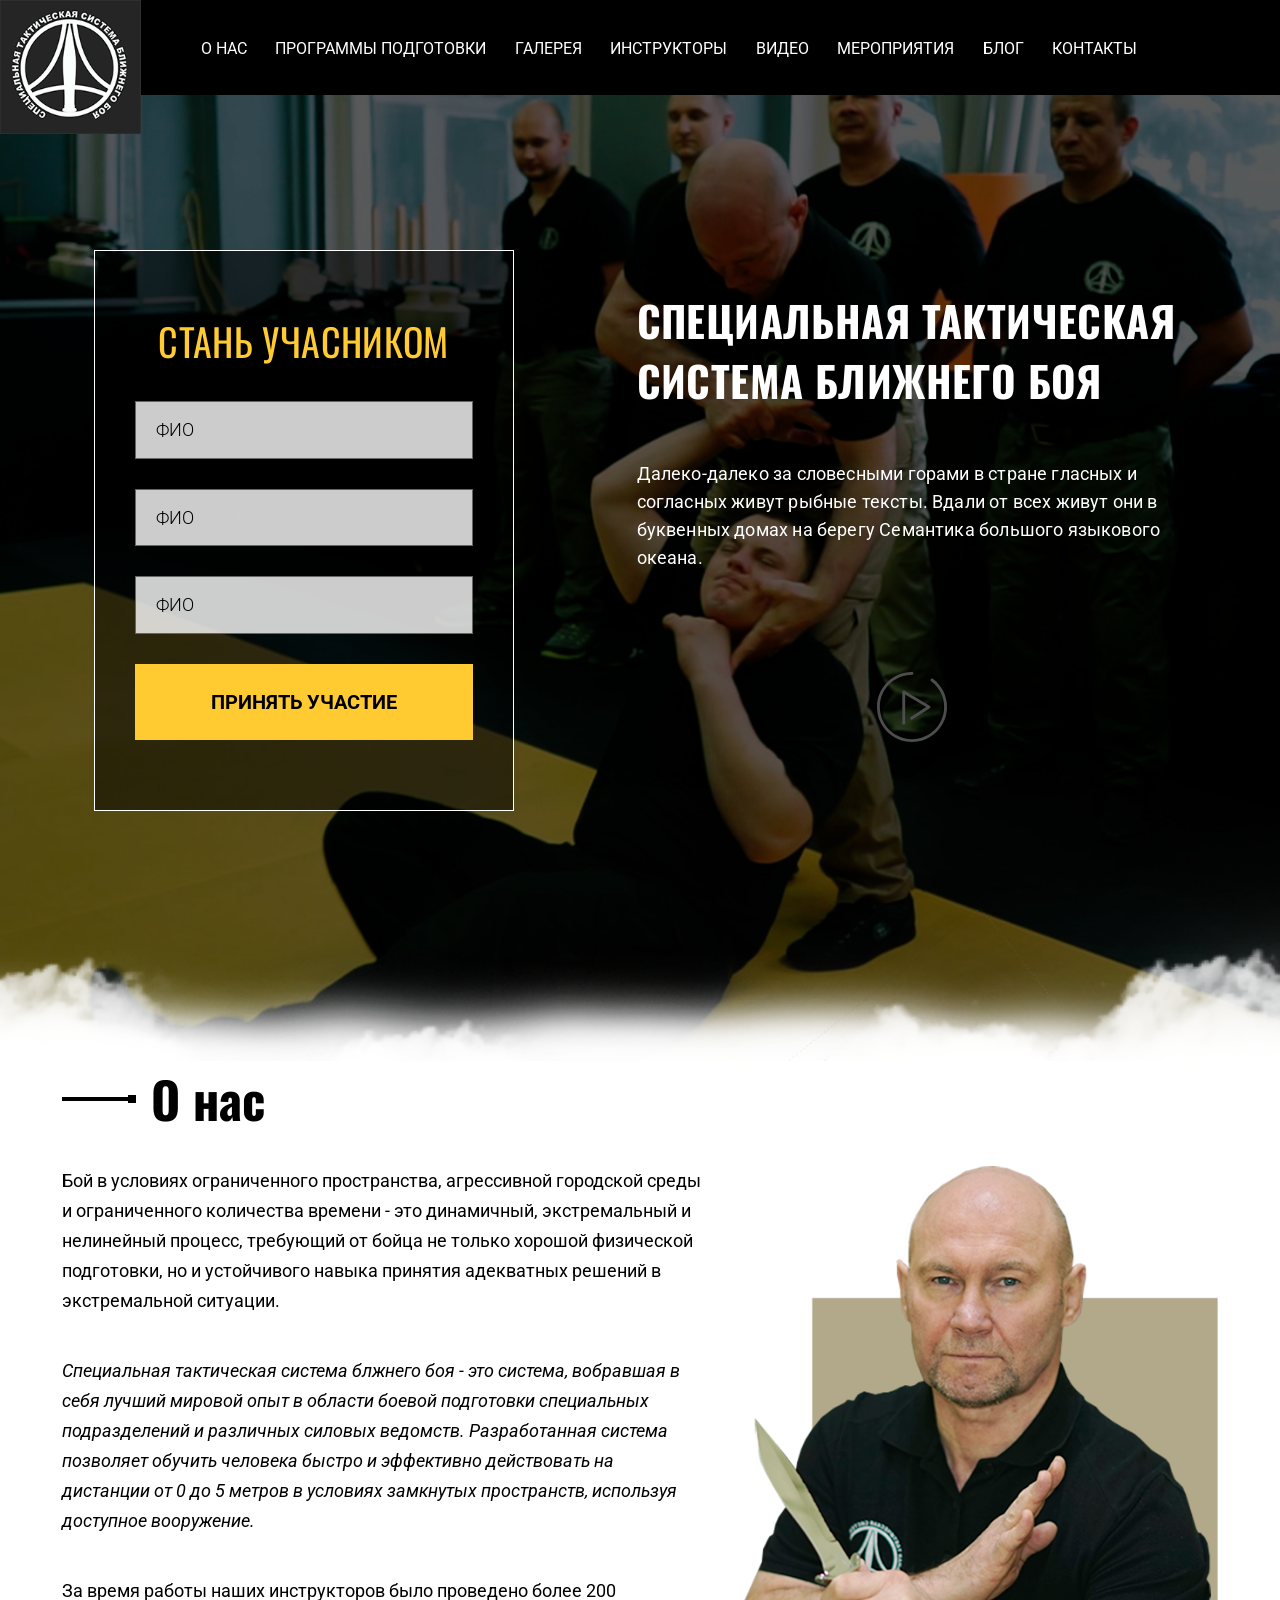
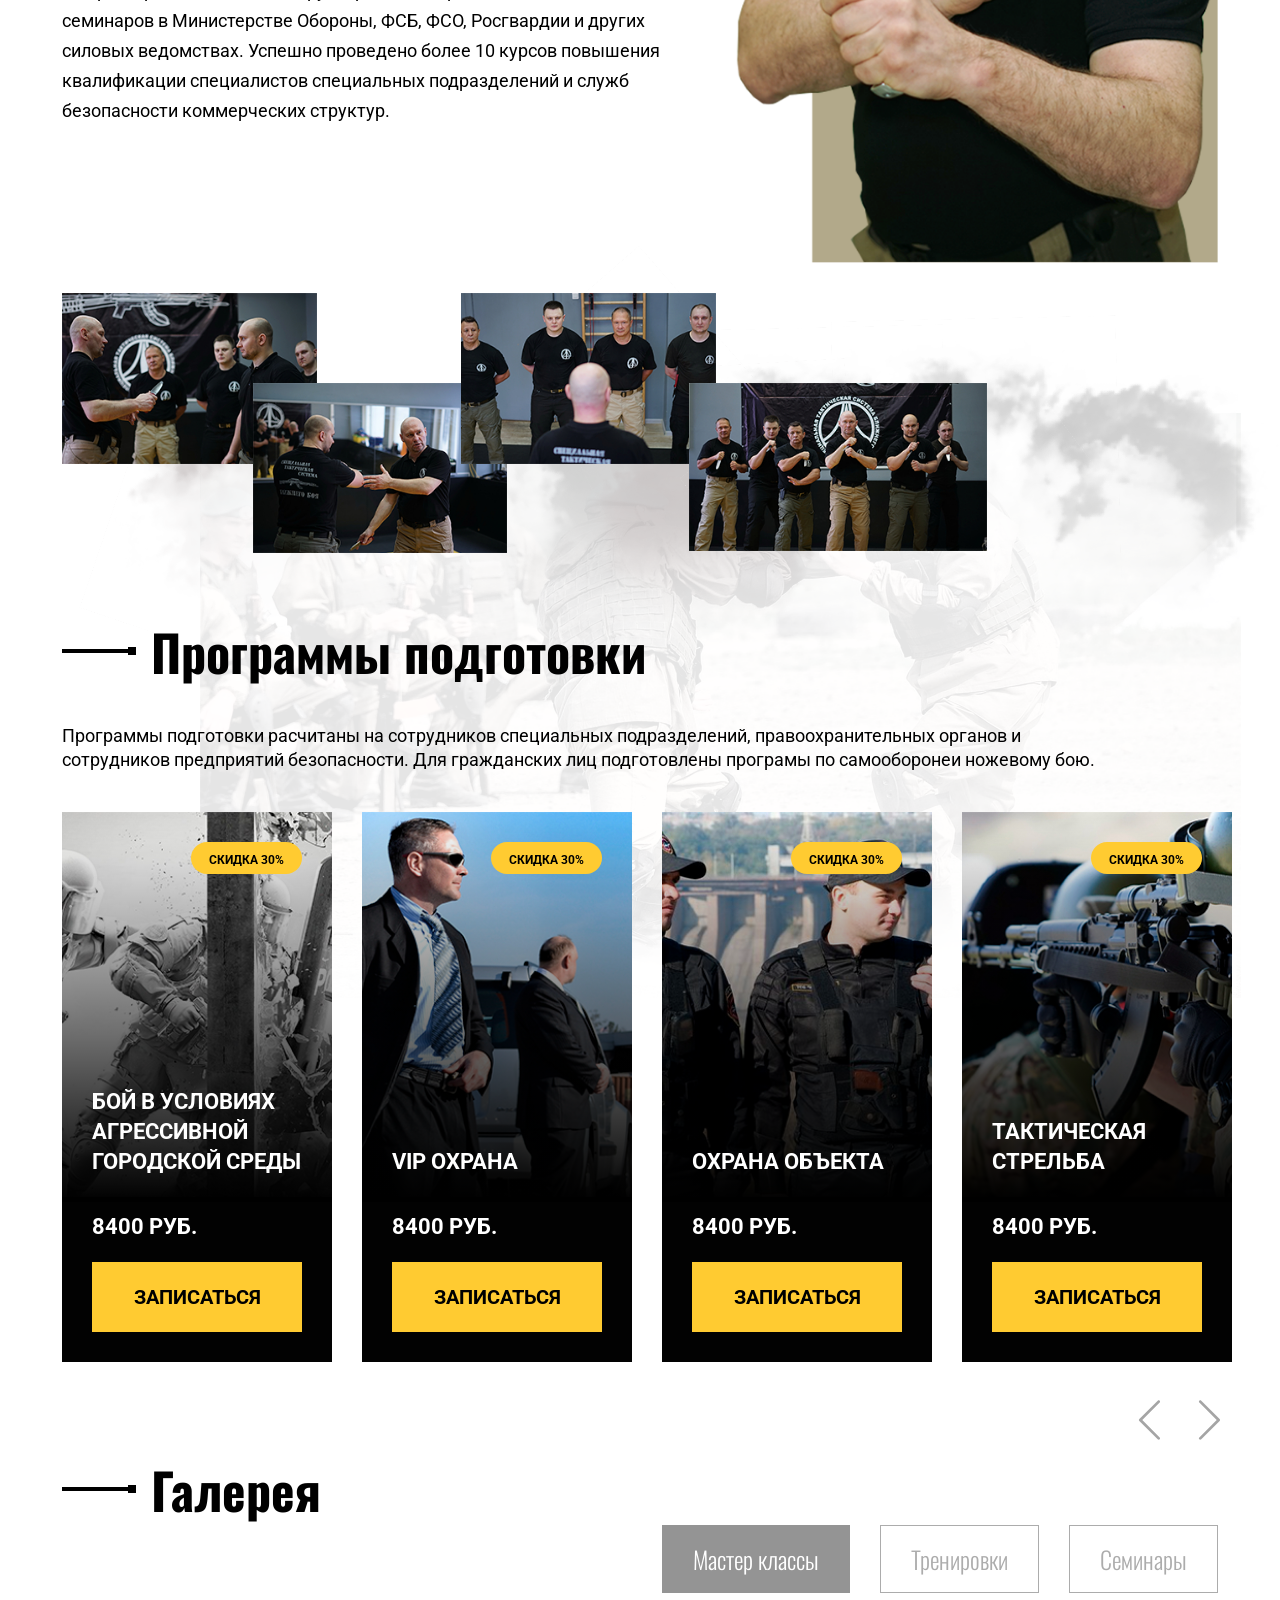
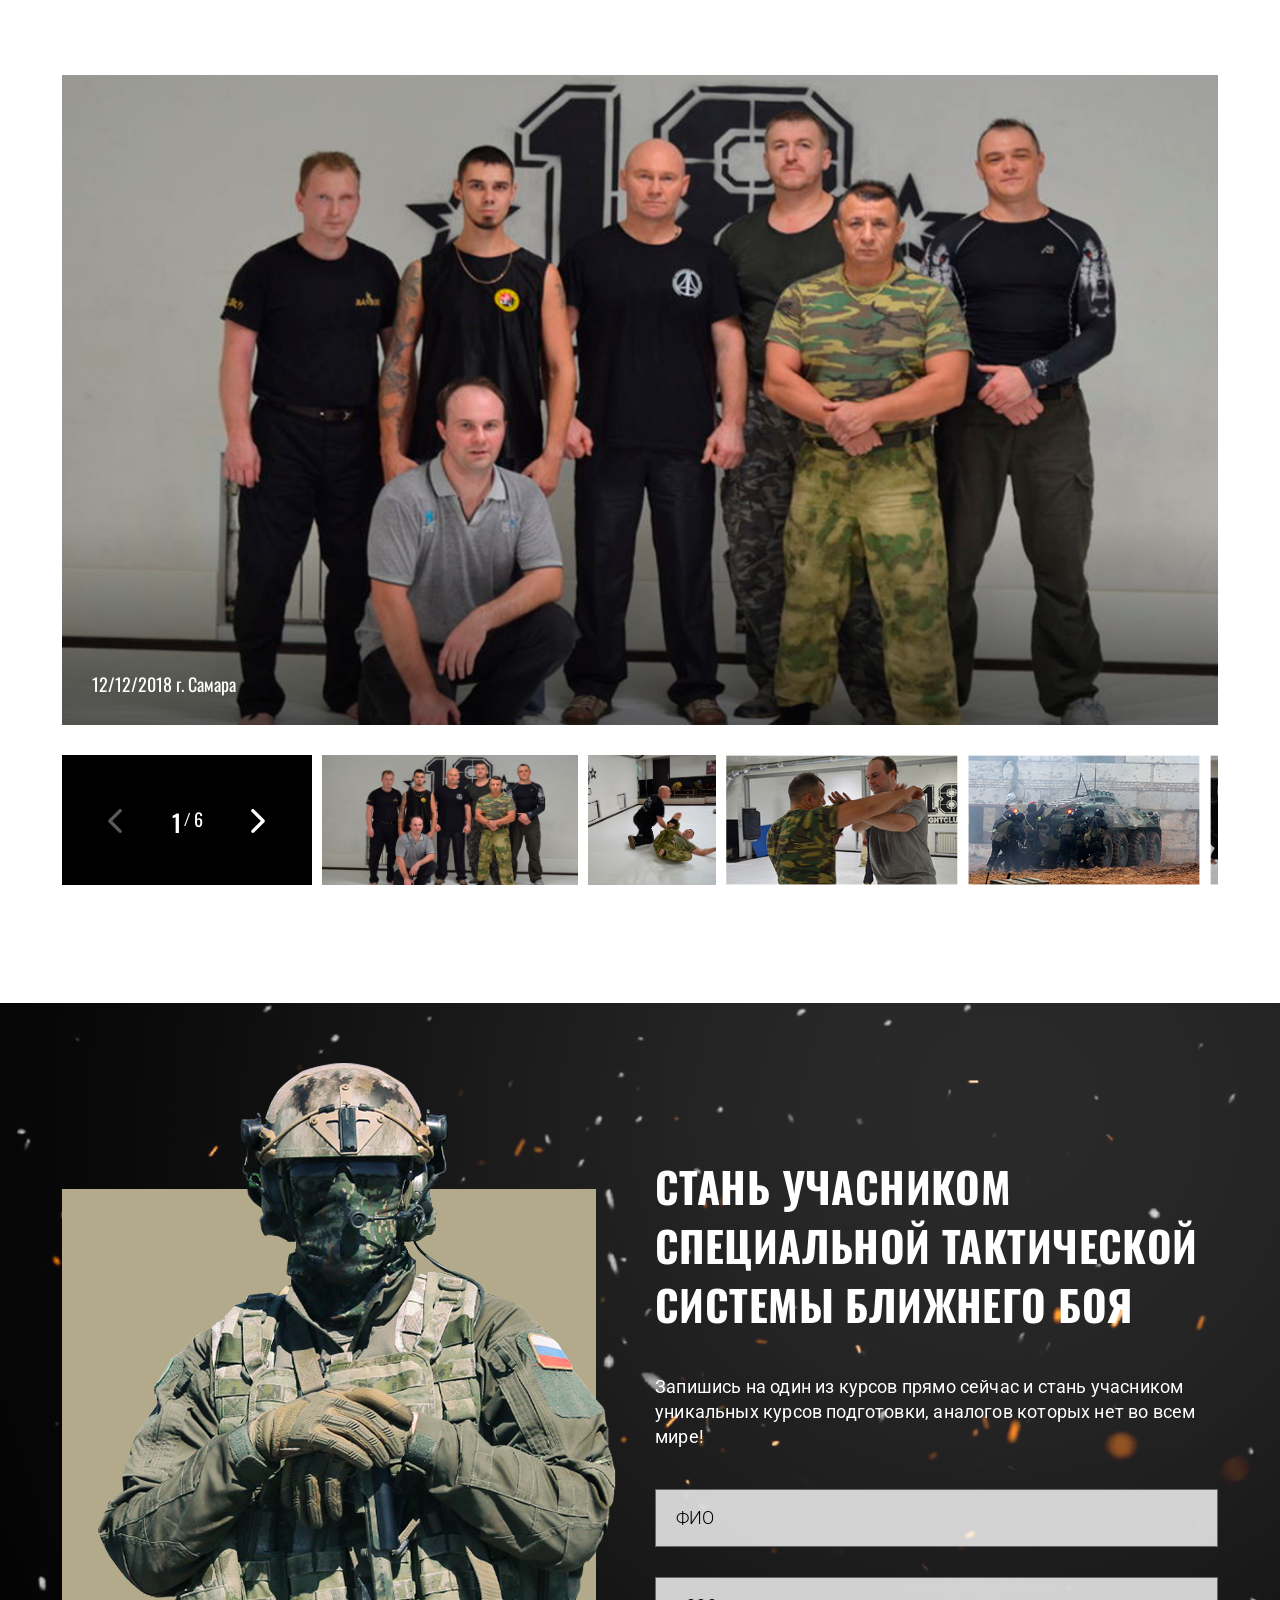
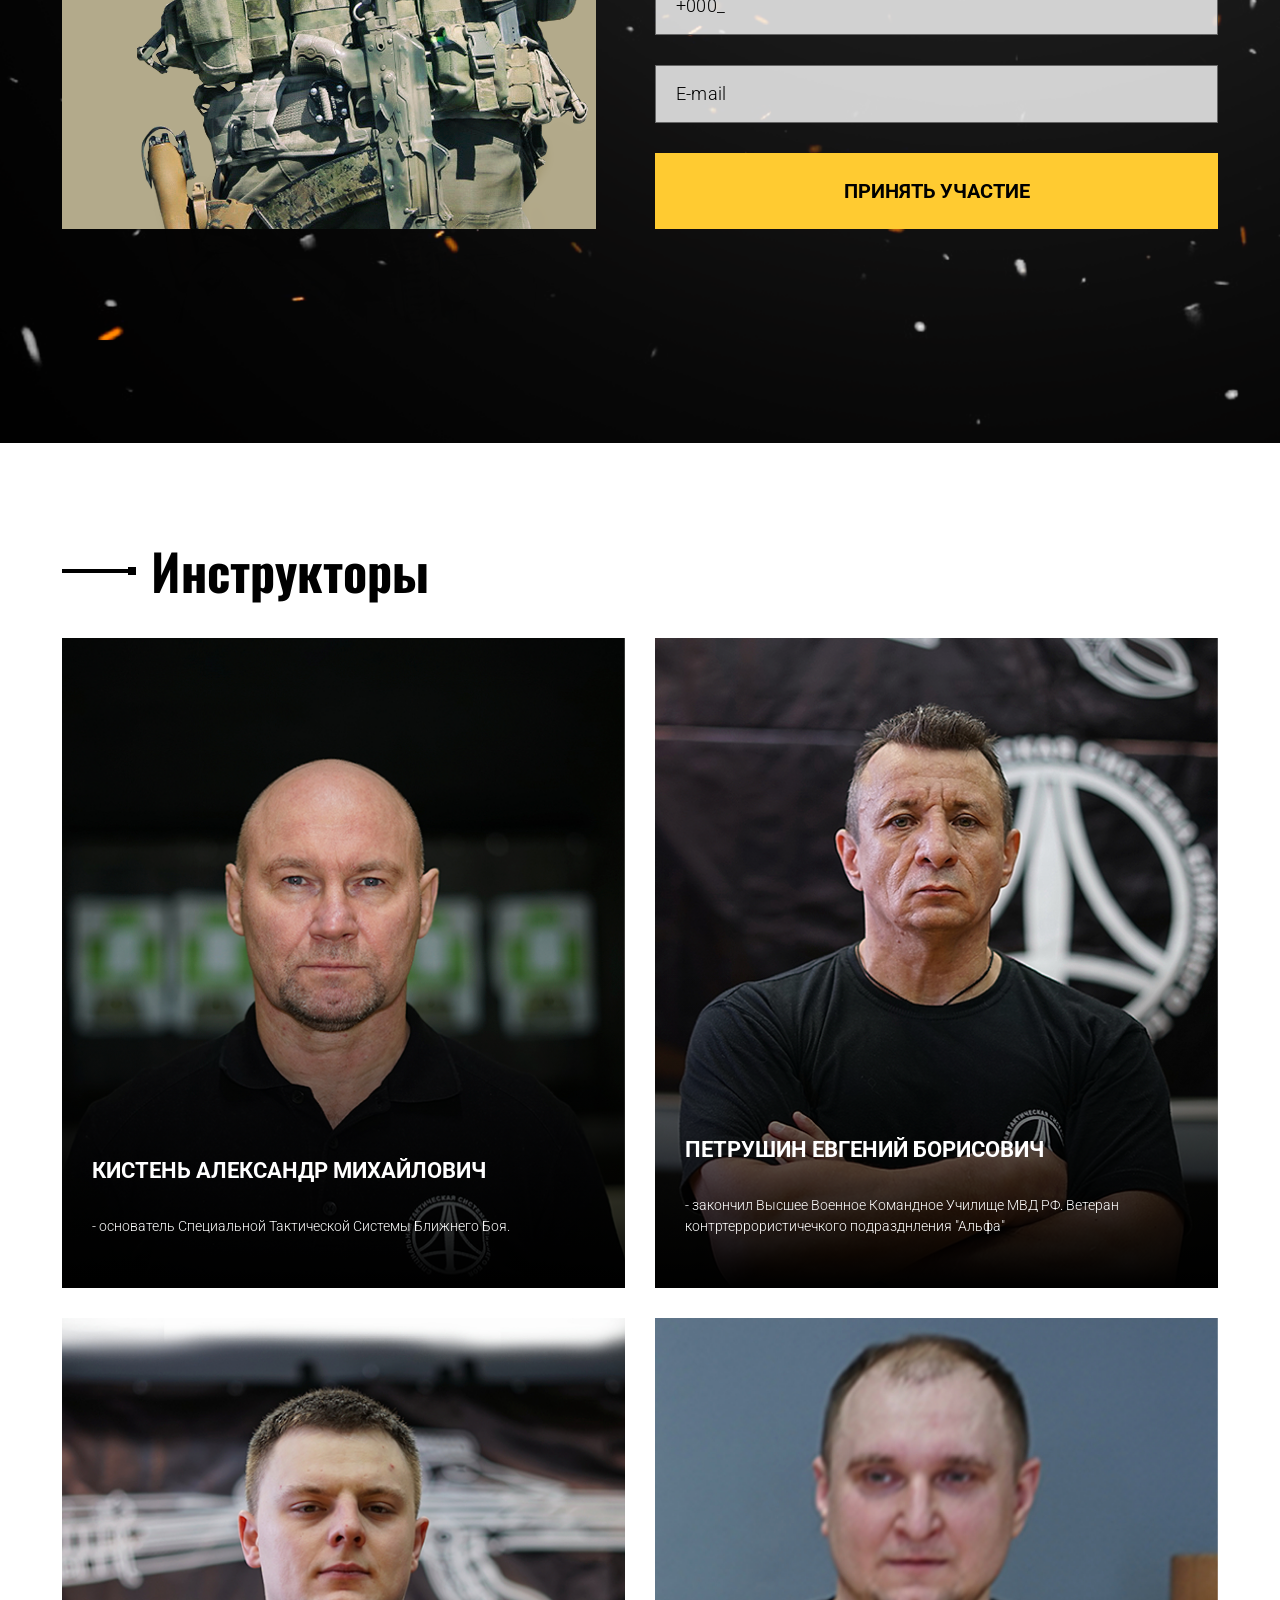
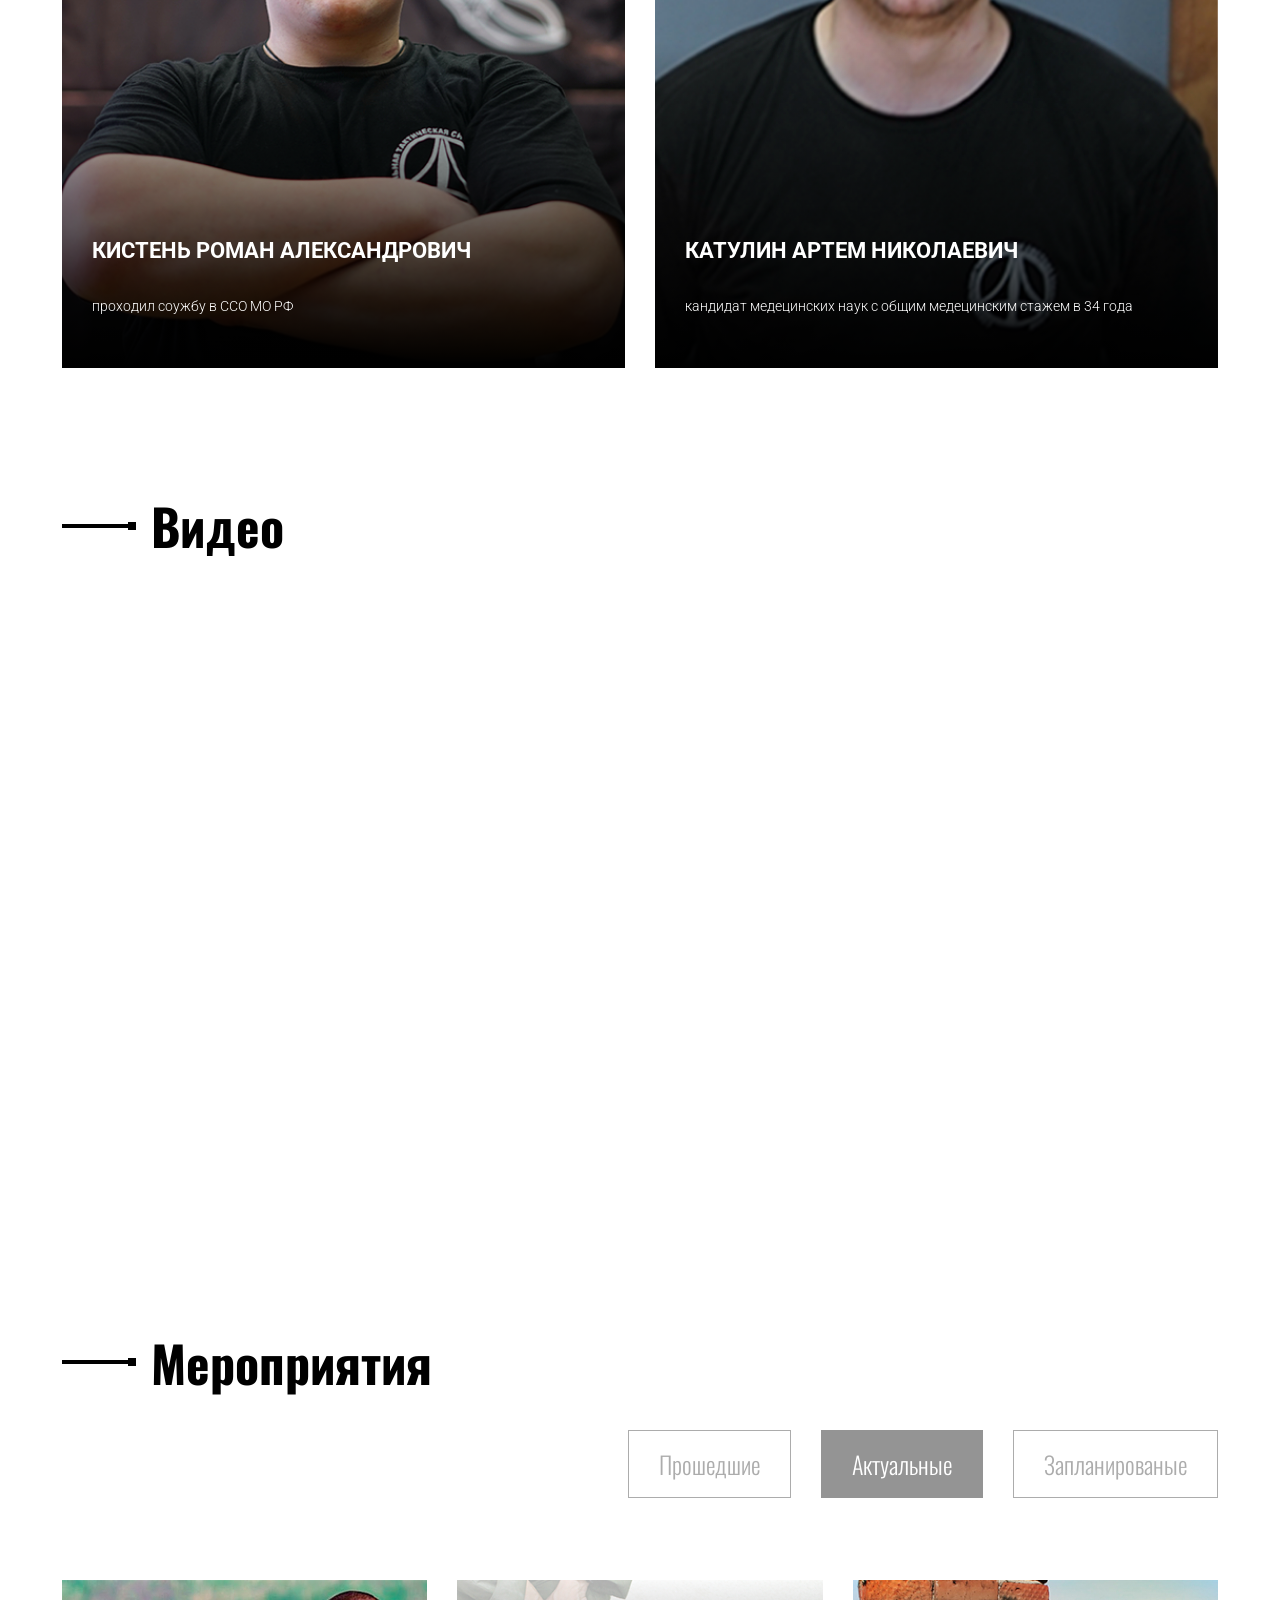
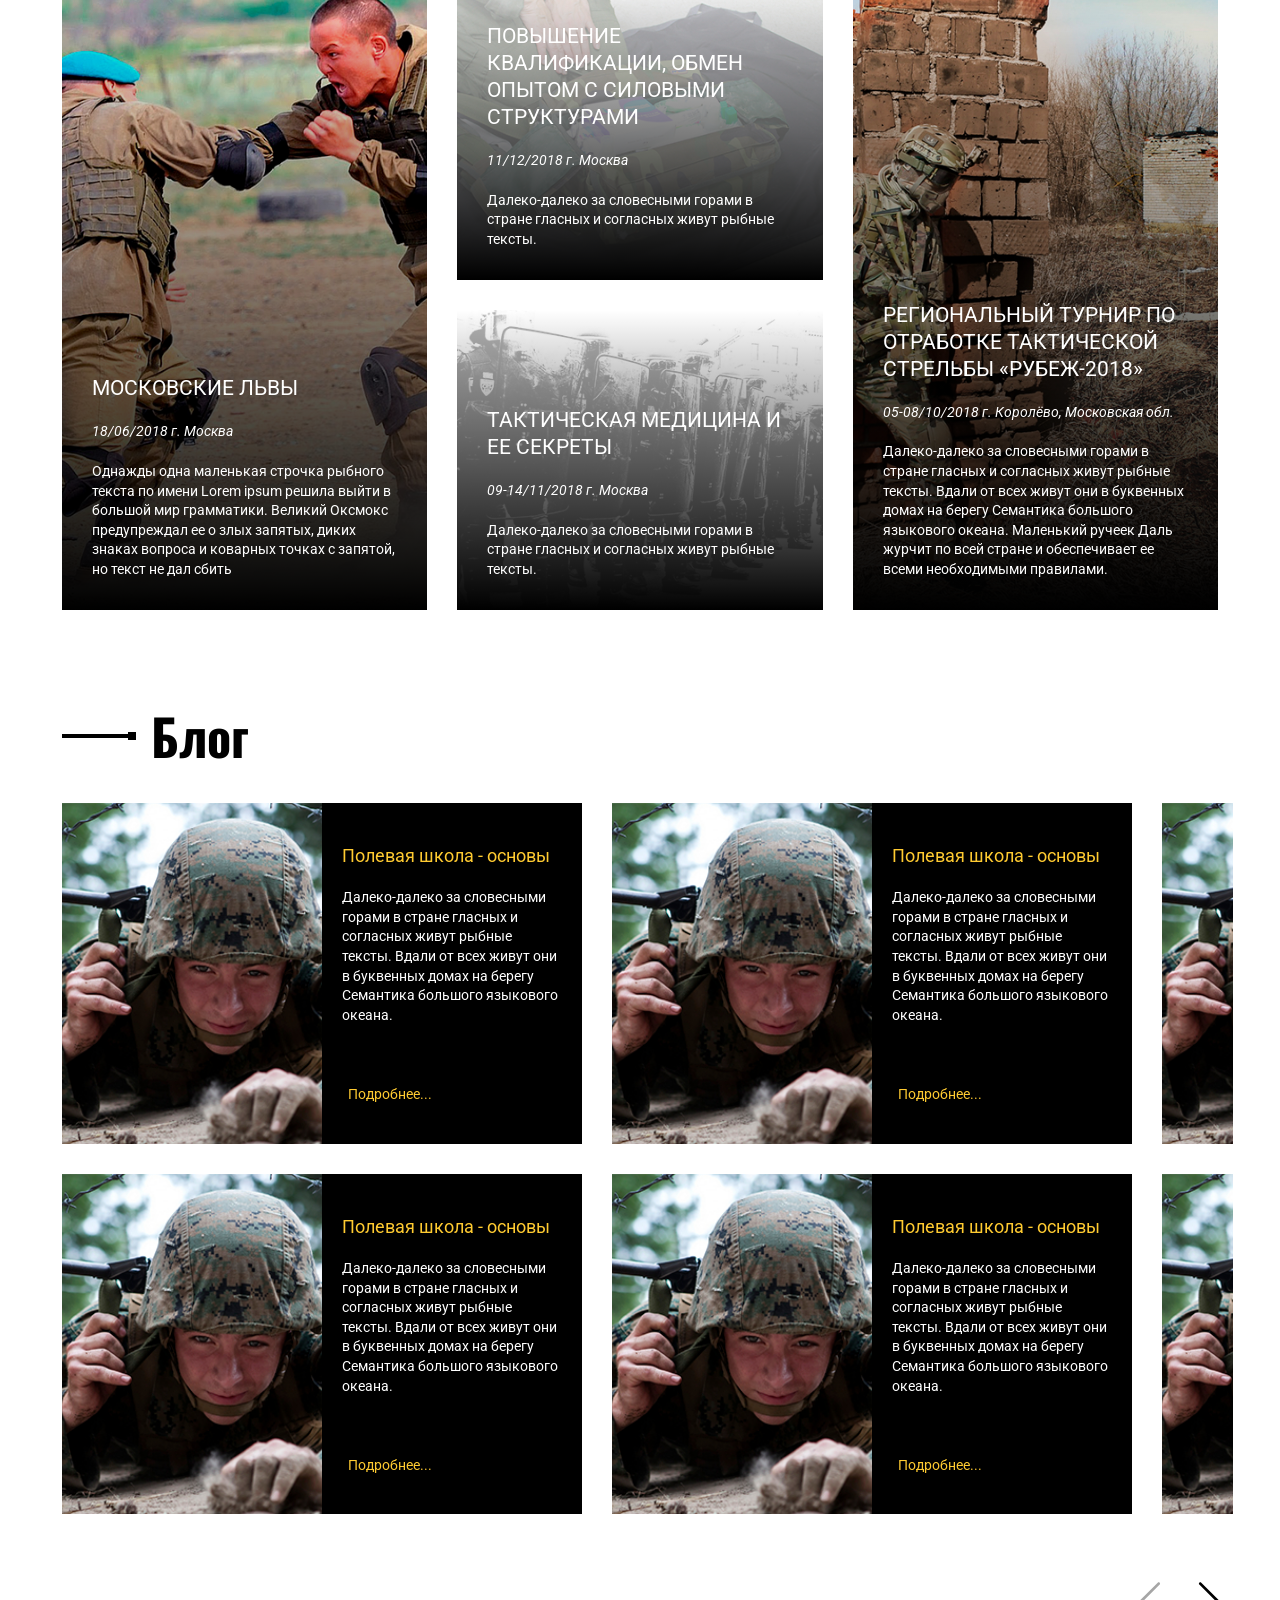
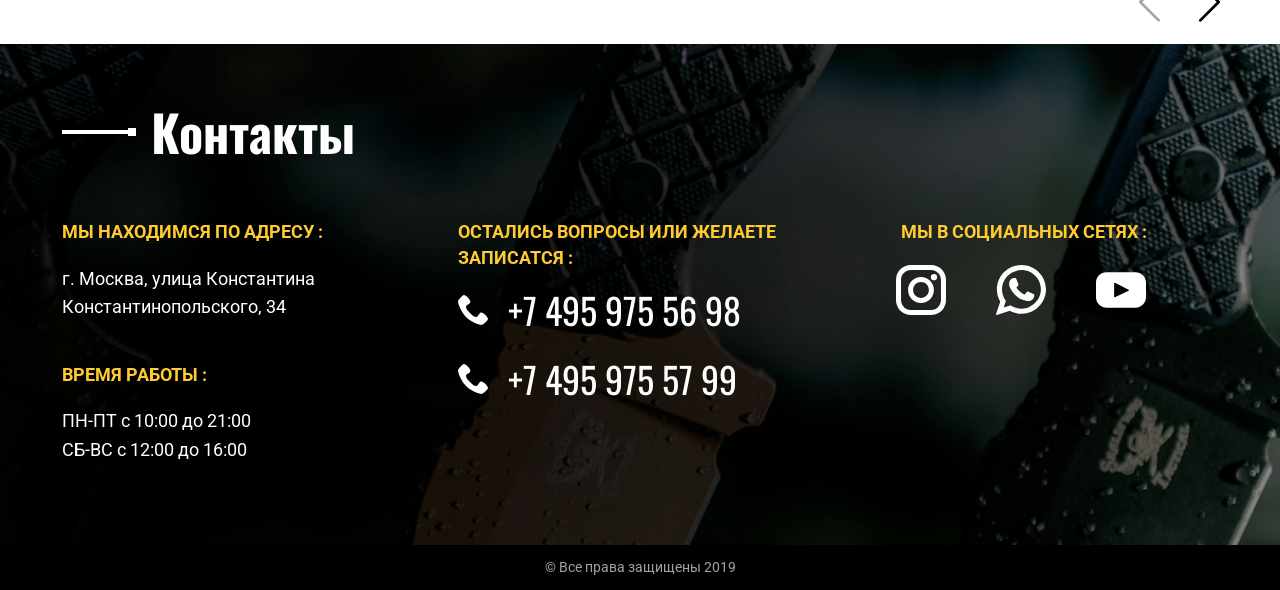
<file: index.html>
<!DOCTYPE html>
<html lang="ru">

<head>

	<meta charset="utf-8">
	<!-- <base href="/"> -->

	<title>Специальная тактическая
	система ближнего боя</title>
	<meta name="description" content="">

	<meta http-equiv="X-UA-Compatible" content="IE=edge">
	<meta name="viewport" content="width=device-width, initial-scale=1, maximum-scale=1">
	
	<!-- Template Basic Images Start -->
	<meta property="og:image" content="path/to/image.jpg">
	<link rel="icon" href="assets/img/favicon.png">
	<link rel="apple-touch-icon" sizes="180x180" href="img/favicon/apple-touch-icon-180x180.png">
	<!-- Template Basic Images End -->
	<link href="https://fonts.googleapis.com/css?family=Oswald:300,400,500,700|Roboto:300,300i,400,400i,700&amp;subset=cyrillic" rel="stylesheet">
	<link rel="stylesheet" href="main.min.css">
	<!-- Custom Browsers Color Start -->
	<meta name="theme-color" content="#000">
	<!-- Custom Browsers Color End -->
</head>

<body>

	<nav id="menu" class="menu">
		<div class="menu-mobile">
			<div class="menu-wrap">
				<ul>
					<li><a href="#">О нас</a></li>
					<li><a href="#">Программы подготовки</a></li>
					<li><a href="#">Галерея</a></li>
					<li><a href="#">Инструкторы</a></li>
					<li><a href="#">Видео</a></li>
					<li><a href="#">Мероприятия</a></li>
					<li><a href="#">Блог</a></li>
					<li><a href="#">Контакты</a></li>
				</ul>
			</div>
		</div>
	</nav>
	<header class="header">
		<div class="menu-button">
			<div class="bar"></div>
			<div class="bar"></div>
			<div class="bar"></div>
		</div>
		<div class="logo">
			<img src="assets/img/logo.jpg" alt="">
		</div>
		<div class="container">
			<div class="row">
				<nav class="header-menu">
					<ul>
						<li><a href="#">О нас</a></li>
						<li><a href="#">Программы подготовки</a></li>
						<li><a href="#">Галерея</a></li>
						<li><a href="#">Инструкторы</a></li>
						<li><a href="#">Видео</a></li>
						<li><a href="#">Мероприятия</a></li>
						<li><a href="#">Блог</a></li>
						<li><a href="#">Контакты</a></li>
					</ul>
				</nav>
			</div>
		</div>
	</header>
	<div id="panel">
		
		<main class="main" style="background-image: url(assets/img/bg/main-bg.png)">
			<div class="container">
				<div class="row">
					<div class="main-left">
						<div class="main-form">
							<h2 class="main-form__title">Стань учасником</h2>
							<form class="form">
								<input type="text" placeholder="ФИО">
								<input type="tel" placeholder="ФИО">
								<input type="email" placeholder="ФИО">
								<button class="btn-main">Принять участие</button>
							</form>
						</div>
					</div>
					<div class="main-right">
						<div class="main-title">
							<h1>Специальная<br> тактическая<br>
								система<br> ближнего боя</h1>
							<p>Далеко-далеко за словесными горами в стране гласных и согласных живут рыбные тексты. Вдали от всех
								живут они в буквенных
								домах на берегу Семантика большого языкового океана.</p>
						</div>
						<div class="main-button">
							<img src="assets/img/icons/play-button.svg" alt="">
						</div>
					</div>
				</div>
			</div>
		</main>

		<section class="about">
			<div class="container">
				<div class="section-title">
					<h2>О нас</h2>
				</div>
				<div class="row">
					<div class="about-left">
						<p>Бой в условиях ограниченного пространства, агрессивной городской среды и ограниченного количества времени - это
						динамичный, экстремальный и нелинейный процесс, требующий от бойца не только хорошой физической подготовки, но и
						устойчивого навыка принятия адекватных решений в экстремальной ситуации.</p>
						<p class="italic">Специальная тактическая система блжнего боя - это система, вобравшая в себя лучший мировой опыт в области боевой
						подготовки специальных подразделений и различных силовых ведомств. Разработанная система позволяет обучить человека
						быстро и эффективно действовать
						на дистанции от 0 до 5 метров в условиях замкнутых пространств, используя доступное вооружение.</p>
						<p>За время работы наших инструкторов было проведено более 200 семинаров в Министерстве Обороны, ФСБ, ФСО, Росгвардии и
						других силовых ведомствах. Успешно проведено более 10 курсов повышения квалификации специалистов специальных
						подразделений и служб безопасности коммерческих структур.</p>
					</div>
					<div class="about-right">
						<div class="about-right__img">
							<img src="assets/img/about-img.png" alt="">
						</div>
					</div>
				</div>
				<div class="about-img">
					<div class="about-img__block">
						<img src="assets/img/about-img-1.jpg" alt="">
					</div>
					<div class="about-img__block">
						<img src="assets/img/about-img-2.jpg" alt="">
					</div>
					<div class="about-img__block">
						<img src="assets/img/about-img-3.jpg" alt="">
					</div>
					<div class="about-img__block">
						<img src="assets/img/about-img-4.jpg" alt="">
					</div>
				</div>
			</div>
		</section>

		<section class="programs">
			<div class="container">
				<div class="section-title">
					<h2>Программы подготовки</h2>
					<p>Программы подготовки расчитаны на сотрудников специальных подразделений, правоохранительных органов
					и сотрудников предприятий безопасности. Для гражданских лиц подготовлены програмы по самооборонеи ножевому бою.</p>
				</div>
				<div class="swiper-container">
					<div class="swiper-wrapper">
						<div class="programs-col swiper-slide">
							<div class="programs-block" style="background-image: url(assets/img/programs-block-img-1.jpg)">
								<div class="programs-block__top">
									<div class="programs-block__sale">
										Скидка 30%
									</div>
								</div>
								<div class="programs-block__bottom">
									<h3 class="programs-block__title">Бой в условиях
										агрессивной
										городской среды</h3>
									<div class="programs-block__price">8400 руб.</div>
									<p class="programs-block__desc">Программа для сотрудников контртеррористических и специальных подразделений.
										Тактика и
										техника работы в городе, здании и
										на транспорте</p>
									<button class="btn-main programs-block__btn">Записаться</button>
								</div>
							</div>
						</div>
						<div class="programs-col swiper-slide">
							<div class="programs-block" style="background-image: url(assets/img/programs-block-img-2.jpg)">
								<div class="programs-block__top">
									<div class="programs-block__sale">
										Скидка 30%
									</div>
								</div>
								<div class="programs-block__bottom">
									<h3 class="programs-block__title">VIP Охрана</h3>
									<div class="programs-block__price">8400 руб.</div>
									<p class="programs-block__desc">Программа для сотрудников, осуществляющих личную охрану. Работа в толпе.
										Процедуры при нападении на VIP
									</p>
									<button class="btn-main programs-block__btn">Записаться</button>
								</div>
							</div>
						</div>
						<div class="programs-col swiper-slide">
							<div class="programs-block" style="background-image: url(assets/img/programs-block-img-3.jpg)">
								<div class="programs-block__top">
									<div class="programs-block__sale">
										Скидка 30%
									</div>
								</div>
								<div class="programs-block__bottom">
									<h3 class="programs-block__title">Охрана объекта</h3>
									<div class="programs-block__price">8400 руб.</div>
									<p class="programs-block__desc">Программа для сотрудников служб безопасности коммерческих структур.
										Сопровождение грузов, инкасация, охрана объектов.
										Обучение работы со спецсредствами</p>
									<button class="btn-main programs-block__btn">Записаться</button>
								</div>
							</div>
						</div>
						<div class="programs-col swiper-slide">
							<div class="programs-block" style="background-image: url(assets/img/programs-block-img-4.jpg)">
								<div class="programs-block__top">
									<div class="programs-block__sale">
										Скидка 30%
									</div>
								</div>
								<div class="programs-block__bottom">
									<h3 class="programs-block__title">Тактическая
										стрельба</h3>
									<div class="programs-block__price">8400 руб.</div>
									<p class="programs-block__desc">Блок тактики и техники работы с оружием на достанции от 0 до 5 метров и от 5
										до 50 метров</p>
									<button class="btn-main programs-block__btn">Записаться</button>
								</div>
							</div>
						</div>
						<div class="programs-col swiper-slide">
							<div class="programs-block" style="background-image: url(assets/img/programs-block-img-5.jpg)">
								<div class="programs-block__top">
									<div class="programs-block__sale">
										Скидка 30%
									</div>
								</div>
								<div class="programs-block__bottom">
									<h3 class="programs-block__title">Тактическая
										медицина</h3>
									<div class="programs-block__price">8400 руб.</div>
									<p class="programs-block__desc">Блок обучения доврачебной помощи в экстремальных условиях</p>
									<button class="btn-main programs-block__btn">Записаться</button>
								</div>
							</div>
						</div>						
					</div>
					<div class="swiper-button-next programs-button-prev"></div>
					<div class="swiper-button-prev programs-button-prev"></div>
					<div class="swiper-scrollbar programs-scrollbar"></div>
				</div>
			</div>
		</section>

		<section class="gallery">
			<div class="container">
				<div class="section-title">
					<h2>Галерея</h2>
				</div>
				<div class="gallery-tabs">
					<ul class="gallery-tabs__title swiper-container">
						<div class="swiper-wrapper">
							<li class="swiper-slide active">Мастер классы</li>
							<li class="swiper-slide">Тренировки</li>
							<li class="swiper-slide">Семинары</li>
						</div>
					</ul>
					<div class="gallery-tabs__content active">
						<div class="swiper-container gallery-top">
							<div class="swiper-wrapper">
								<div class="swiper-slide gallery-top__img">
									<img src="assets/img/gallery-img-1.jpg" alt="">
									<a href="assets/img/gallery-img-1.jpg"></a>
									<div class="date">12/12/2018 г. Самара</div>
								</div>
								<div class="swiper-slide gallery-top__img">
									<img src="assets/img/gallery-img-2.jpg" alt="">
									<a href="assets/img/gallery-img-2.jpg"></a>
									<div class="date">12/12/2018 г. Самара</div>
								</div>
								<div class="swiper-slide gallery-top__img">
									<img src="assets/img/gallery-img-3.jpg" alt="">
									<a href="assets/img/gallery-img-3.jpg"></a>
									<div class="date">12/12/2018 г. Самара</div>
								</div>
								<div class="swiper-slide gallery-top__img">
									<img src="assets/img/gallery-img-4.jpg" alt="">
									<a href="assets/img/gallery-img-4.jpg"></a>
									<div class="date">12/12/2018 г. Самара</div>
								</div>
								<div class="swiper-slide gallery-top__img">
									<img src="assets/img/gallery-img-5.jpg" alt="">
									<a href="assets/img/gallery-img-5.jpg"></a>
									<div class="date">12/12/2018 г. Самара</div>
								</div>
								<div class="swiper-slide gallery-top__img">
									<img src="assets/img/gallery-img-6.jpg" alt="">
									<a href="assets/img/gallery-img-6.jpg"></a>
									<div class="date">12/12/2018 г. Самара</div>
								</div>
							</div>
						</div>
						<div class="swiper-container gallery-thumbs">
							<div class="swiper-button-next gallery-btn gallery-btn-next"></div>
							<div class="swiper-button-prev gallery-btn gallery-btn-prev"></div>
							<div class="gallery-pagination swiper-pagination"></div>
							<div class="swiper-wrapper">
								<img class="swiper-slide" src="assets/img/gallery-img-1.jpg" alt="">
								<img class="swiper-slide" src="assets/img/gallery-img-2.jpg" alt="">
								<img class="swiper-slide" src="assets/img/gallery-img-3.jpg" alt="">
								<img class="swiper-slide" src="assets/img/gallery-img-4.jpg" alt="">
								<img class="swiper-slide" src="assets/img/gallery-img-5.jpg" alt="">
								<img class="swiper-slide" src="assets/img/gallery-img-6.jpg" alt="">
							</div>
						</div>
					</div>
					<div class="gallery-tabs__content">
						<div class="swiper-container gallery-top">
							<div class="swiper-wrapper">
								<div class="swiper-slide gallery-top__img">
									<img src="assets/img/gallery-img-1.jpg" alt="">
									<a href="assets/img/gallery-img-1.jpg"></a>
									<div class="date">12/12/2018 г. Самара</div>
								</div>
								<div class="swiper-slide gallery-top__img">
									<img src="assets/img/gallery-img-2.jpg" alt="">
									<a href="assets/img/gallery-img-2.jpg"></a>
									<div class="date">12/12/2018 г. Самара</div>
								</div>
								<div class="swiper-slide gallery-top__img">
									<img src="assets/img/gallery-img-3.jpg" alt="">
									<a href="assets/img/gallery-img-3.jpg"></a>
									<div class="date">12/12/2018 г. Самара</div>
								</div>
								<div class="swiper-slide gallery-top__img">
									<img src="assets/img/gallery-img-4.jpg" alt="">
									<a href="assets/img/gallery-img-4.jpg"></a>
									<div class="date">12/12/2018 г. Самара</div>
								</div>
								<div class="swiper-slide gallery-top__img">
									<img src="assets/img/gallery-img-5.jpg" alt="">
									<a href="assets/img/gallery-img-5.jpg"></a>
									<div class="date">12/12/2018 г. Самара</div>
								</div>
								<div class="swiper-slide gallery-top__img">
									<img src="assets/img/gallery-img-6.jpg" alt="">
									<a href="assets/img/gallery-img-6.jpg"></a>
									<div class="date">12/12/2018 г. Самара</div>
								</div>
							</div>
						</div>
						<div class="swiper-container gallery-thumbs">
							<div class="swiper-button-next gallery-btn gallery-btn-next"></div>
							<div class="swiper-button-prev gallery-btn gallery-btn-prev"></div>
							<div class="gallery-pagination swiper-pagination"></div>
							<div class="swiper-wrapper">
								<img class="swiper-slide" src="assets/img/gallery-img-1.jpg" alt="">
								<img class="swiper-slide" src="assets/img/gallery-img-2.jpg" alt="">
								<img class="swiper-slide" src="assets/img/gallery-img-3.jpg" alt="">
								<img class="swiper-slide" src="assets/img/gallery-img-4.jpg" alt="">
								<img class="swiper-slide" src="assets/img/gallery-img-5.jpg" alt="">
								<img class="swiper-slide" src="assets/img/gallery-img-6.jpg" alt="">
							</div>
						</div>
					</div>
					<div class="gallery-tabs__content">
						<div class="swiper-container gallery-top">
							<div class="swiper-wrapper">
								<div class="swiper-slide gallery-top__img">
									<img src="assets/img/gallery-img-1.jpg" alt="">
									<a href="assets/img/gallery-img-1.jpg"></a>
									<div class="date">12/12/2018 г. Самара</div>
								</div>
								<div class="swiper-slide gallery-top__img">
									<img src="assets/img/gallery-img-2.jpg" alt="">
									<a href="assets/img/gallery-img-2.jpg"></a>
									<div class="date">12/12/2018 г. Самара</div>
								</div>
								<div class="swiper-slide gallery-top__img">
									<img src="assets/img/gallery-img-3.jpg" alt="">
									<a href="assets/img/gallery-img-3.jpg"></a>
									<div class="date">12/12/2018 г. Самара</div>
								</div>
								<div class="swiper-slide gallery-top__img">
									<img src="assets/img/gallery-img-4.jpg" alt="">
									<a href="assets/img/gallery-img-4.jpg"></a>
									<div class="date">12/12/2018 г. Самара</div>
								</div>
								<div class="swiper-slide gallery-top__img">
									<img src="assets/img/gallery-img-5.jpg" alt="">
									<a href="assets/img/gallery-img-5.jpg"></a>
									<div class="date">12/12/2018 г. Самара</div>
								</div>
								<div class="swiper-slide gallery-top__img">
									<img src="assets/img/gallery-img-6.jpg" alt="">
									<a href="assets/img/gallery-img-6.jpg"></a>
									<div class="date">12/12/2018 г. Самара</div>
								</div>
							</div>
						</div>
						<div class="swiper-container gallery-thumbs">
							<div class="swiper-button-next gallery-btn gallery-btn-next"></div>
							<div class="swiper-button-prev gallery-btn gallery-btn-prev"></div>
							<div class="gallery-pagination swiper-pagination"></div>
							<div class="swiper-wrapper">
								<img class="swiper-slide" src="assets/img/gallery-img-1.jpg" alt="">
								<img class="swiper-slide" src="assets/img/gallery-img-2.jpg" alt="">
								<img class="swiper-slide" src="assets/img/gallery-img-3.jpg" alt="">
								<img class="swiper-slide" src="assets/img/gallery-img-4.jpg" alt="">
								<img class="swiper-slide" src="assets/img/gallery-img-5.jpg" alt="">
								<img class="swiper-slide" src="assets/img/gallery-img-6.jpg" alt="">
							</div>
						</div>
					</div>
				</div>
			</div>	
		</section>

		<section class="lid" style="background-image: url(assets/img/bg/lid-bg.png)">
			<div class="container">
				<div class="row">
					<div class="lid-left lid-col">
						<img src="assets/img/Man.png" alt="">
					</div>
					<div class="lid-right lid-col">
						<div class="lid-block">
							<h2 class="lid-block__title">Стань учасником
							Специальной тактической
							системы ближнего боя</h2>
							<p class="lid-block__subtitle">Запишись на один из курсов прямо сейчас и стань учасником уникальных курсов подготовки, аналогов которых нет во всем
							мире!</p>
							<form class="form">
								<input type="text" placeholder="ФИО">
								<input type="tel" placeholder="+000_">
								<input type="email" placeholder="E-mail">
								<button class="btn-main">Принять участие</button>
							</form>
						</div>
					</div>
				</div>
			</div>
		</section>

		<section class="instructor">
			<div class="container">
				<div class="section-title">
					<h2>Инструкторы</h2>
				</div>
				<div class="row">
					<div class="instructor-col">
						<div class="instructor-block" style="background-image: url(assets/img/instructor-img-2.jpg)">
							<h4 class="instructor-block__title">Кистень Александр Михайлович</h4>
							<p class="instructor-block__desc instructor-block__text">- основатель Специальной Тактической Системы Ближнего
								Боя.</p>
							<p class="instructor-block__hidden instructor-block__text">- основатель Специальной Тактической Системы Ближнего
								Боя. Закончил Рязанское
								Высшее Воздушно-десантное Училище. Ветеран
								боевых действий на территории Демократической республики Афганистан. Проходил службу в ГРУ СССР и
								контртеррористическом
								подразделении "Альфа" КГБ РБ. Награжден Орденом Красной Звезды и Орденом Красного Знамени. КМС
								по классической борьбе.
								С 1984 года занимается обучением личного состава специальных подразделений по различным дисциплинам боевой
								подготовки.
								Автор методики тактической и специальной подготовки в экстремальных условиях ограниченных пространств. Успешно
								сотрудничает с полицией
								и Росгвардией РФ, систематически проводит семинары в различных подразделениях МО РФ.</p>
								<span class="instructor-block__span">Подробнее...</span>
						</div>
					</div>
					<div class="instructor-col">
						<div class="instructor-block" style="background-image: url(assets/img/instructor-img-1.jpg)">
							<h4 class="instructor-block__title">Петрушин Евгений Борисович</h4>
							<p class="instructor-block__desc instructor-block__text">- закончил Высшее Военное Командное Училище МВД РФ. Ветеран контртеррористичечкого подразднления "Альфа"</p>
							<p class="instructor-block__hidden instructor-block__text">- закончил Высшее Военное Командное Училище МВД РФ. Ветеран контртеррористичечкого подразднления "Альфа". Награжден
							двумя Орденами Мужества, медалью "За заслуги перед Отечеством" 2 степени с мечами, медалью "За Отвагу". Мастер спорта по
							практической стрельбе, член сборной РФ. Серебряный призер Европы по практической стрельбе среди ветеранов 2016 года.
							Бронзовый призер Чемпионата Мира 2017 года по практической стрельбе среди ветеранов. Инструктор по тактико-огневой
							подготовке в Европейской Академии Безопасности.</p>
							<span class="instructor-block__span">Подробнее...</span>
						</div>
					</div>
					<div class="instructor-col">
						<div class="instructor-block" style="background-image: url(assets/img/instructor-img-3.jpg)">
							<h4 class="instructor-block__title">Кистень Роман Александрович</h4>
							<p class="instructor-block__desc instructor-block__text">проходил соужбу в ССО МО РФ</p>
							<p class="instructor-block__hidden instructor-block__text">проходил соужбу в ССО МО РФ
							Инструктор Специальной Тактической Системы Ближнего Боя</p>
							<span class="instructor-block__span">Подробнее...</span>
						</div>
					</div>
					<div class="instructor-col">
						<div class="instructor-block" style="background-image: url(assets/img/instructor-img-4.jpg)">
							<h4 class="instructor-block__title">Катулин Артем Николаевич</h4>
							<p class="instructor-block__desc instructor-block__text">кандидат медецинских наук с общим медецинским стажем в 34 года</p>
							<p class="instructor-block__hidden instructor-block__text">кандидат медецинских наук с общим медецинским стажем в 34 года. Ветеран контртеррористического подразделения "Вымпел".
							Главный врач футбольных клубов "Спартак" и "ЦСКА". Главный врач некоммерческой организации учреждения содействия
							развитию спорта "Центральный спортивный клуб налоговой полиции России". Долгое время обучает журналистов,
							командированных в горячие точки. Автор учебно-методических пособий по тактической медецине. Генеральный директор
							"Академии первой помощи и тактической медецины"</p>
							<span class="instructor-block__span">Подробнее...</span>
						</div>
					</div>
				</div>
			</div>
		</section>

		<section class="video">
			<div class="container">
				<div class="section-title">
					<h2>Видео</h2>
				</div>
				<div class="video-block">
					<iframe src="https://www.youtube.com/embed/6Qs5d6-XjN0" frameborder="0"
						allow="accelerometer; autoplay; encrypted-media; gyroscope; picture-in-picture" allowfullscreen></iframe>
				</div>
			</div>
		</section>

		<section class="activity">
			<div class="container">
				<div class="section-title">
					<h2>Мероприятия</h2>
				</div>
				<div class="gallery-tabs">
					<ul class="gallery-tabs__title swiper-container">
						<div class="swiper-wrapper">
							<li class="swiper-slide">Прошедшие</li>
							<li class="swiper-slide active">Актуальные</li>
							<li class="swiper-slide">Запланированые</li>
						</div>
					</ul>
					<div class="gallery-tabs__content">
						<div class="swiper-container activity-slider">
							<div class="swiper-wrapper row">
								<div class="activity-col swiper-slide">
									<div class="activity-block" style="background-image: url(assets/img/activity-img-3.jpg)">
										<div class="activity-block__title">Московские львы</div>
										<div class="activity-block__date">18/06/2018 г. Москва</div>
										<div class="activity-block__desc">Однажды одна маленькая строчка рыбного текста по имени Lorem ipsum решила
											выйти в большой мир грамматики. Великий
											Оксмокс предупреждал ее о злых запятых, диких знаках вопроса и коварных точках с запятой, но текст не дал
											сбить</div>
										<div class="activity-block-fulldesc"></div>
									</div>
								</div>
								<div class="activity-col swiper-slide">
									<div class="activity-block" style="background-image: url(assets/img/activity-img-4.jpg)">
										<div class="activity-block__title">Повышение квалификации,
											обмен опытом с силовыми
											структурами</div>
										<div class="activity-block__date">11/12/2018 г. Москва</div>
										<div class="activity-block__desc">Далеко-далеко за словесными горами в стране гласных и согласных живут
											рыбные тексты.</div>
										<div class="activity-block-fulldesc"></div>
									</div>
								</div>
								<div class="activity-col swiper-slide">
									<div class="activity-block" style="background-image: url(assets/img/activity-img-1.jpg)">
										<div class="activity-block__title">Тактическая медицина
											и ее секреты</div>
										<div class="activity-block__date">09-14/11/2018 г. Москва</div>
										<div class="activity-block__desc">Далеко-далеко за словесными горами в стране гласных и согласных живут
											рыбные тексты.</div>
										<div class="activity-block-fulldesc"></div>
									</div>
								</div>
								<div class="activity-col swiper-slide">
									<div class="activity-block" style="background-image: url(assets/img/activity-img-2.jpg)">
										<div class="activity-block__title">региональный турнир по отработке
											тактической стрельбы «Рубеж-2018»</div>
										<div class="activity-block__date">05-08/10/2018 г. Королёво, Московская обл.</div>
										<div class="activity-block__desc">Далеко-далеко за словесными горами в стране гласных и согласных живут
											рыбные тексты. Вдали от всех живут они в буквенных
											домах на берегу Семантика большого языкового океана. Маленький ручеек Даль журчит по всей стране и
											обеспечивает ее всеми
											необходимыми правилами.</div>
										<div class="activity-block-fulldesc"></div>
									</div>
								</div>
						
							</div>
							<div class="swiper-button-prev activity-arrow activity-button-prev"></div>
							<div class="swiper-button-next activity-arrow activity-button-next"></div>
							<div class="swiper-scrollbar activity-scrollbar"></div>
						</div>
					</div>
					<div class="gallery-tabs__content active">
						<div class="swiper-container activity-slider">
							<div class="swiper-wrapper row">
								<div class="activity-col swiper-slide">
									<div class="activity-block" style="background-image: url(assets/img/activity-img-3.jpg)">
										<div class="activity-block__title">Московские львы</div>
										<div class="activity-block__date">18/06/2018 г. Москва</div>
										<div class="activity-block__desc">Однажды одна маленькая строчка рыбного текста по имени Lorem ipsum
											решила
											выйти в большой мир грамматики. Великий
											Оксмокс предупреждал ее о злых запятых, диких знаках вопроса и коварных точках с запятой, но текст не
											дал
											сбить</div>
										<div class="activity-block-fulldesc"></div>
									</div>
								</div>
								<div class="activity-col swiper-slide">
									<div class="activity-block" style="background-image: url(assets/img/activity-img-4.jpg)">
										<div class="activity-block__title">Повышение квалификации,
											обмен опытом с силовыми
											структурами</div>
										<div class="activity-block__date">11/12/2018 г. Москва</div>
										<div class="activity-block__desc">Далеко-далеко за словесными горами в стране гласных и согласных живут
											рыбные тексты.</div>
										<div class="activity-block-fulldesc"></div>
									</div>
								</div>
								<div class="activity-col swiper-slide">
									<div class="activity-block" style="background-image: url(assets/img/activity-img-1.jpg)">
										<div class="activity-block__title">Тактическая медицина
											и ее секреты</div>
										<div class="activity-block__date">09-14/11/2018 г. Москва</div>
										<div class="activity-block__desc">Далеко-далеко за словесными горами в стране гласных и согласных живут
											рыбные тексты.</div>
										<div class="activity-block-fulldesc"></div>
									</div>
								</div>
								<div class="activity-col swiper-slide">
									<div class="activity-block" style="background-image: url(assets/img/activity-img-2.jpg)">
										<div class="activity-block__title">региональный турнир по отработке
											тактической стрельбы «Рубеж-2018»</div>
										<div class="activity-block__date">05-08/10/2018 г. Королёво, Московская обл.</div>
										<div class="activity-block__desc">Далеко-далеко за словесными горами в стране гласных и согласных живут
											рыбные тексты. Вдали от всех живут они в буквенных
											домах на берегу Семантика большого языкового океана. Маленький ручеек Даль журчит по всей стране и
											обеспечивает ее всеми
											необходимыми правилами.</div>
										<div class="activity-block-fulldesc"></div>
									</div>
								</div>
					
							</div>
							<div class="swiper-button-prev activity-arrow activity-button-prev"></div>
							<div class="swiper-button-next activity-arrow activity-button-next"></div>
							<div class="swiper-scrollbar activity-scrollbar"></div>
						</div>
					</div>
					<div class="gallery-tabs__content">
						<div class="swiper-container activity-slider">
							<div class="swiper-wrapper row">
								<div class="activity-col swiper-slide">
									<div class="activity-block" style="background-image: url(assets/img/activity-img-3.jpg)">
										<div class="activity-block__title">Московские львы</div>
										<div class="activity-block__date">18/06/2018 г. Москва</div>
										<div class="activity-block__desc">Однажды одна маленькая строчка рыбного текста по имени Lorem ipsum
											решила
											выйти в большой мир грамматики. Великий
											Оксмокс предупреждал ее о злых запятых, диких знаках вопроса и коварных точках с запятой, но текст не
											дал
											сбить</div>
										<div class="activity-block-fulldesc"></div>
									</div>
								</div>
								<div class="activity-col swiper-slide">
									<div class="activity-block" style="background-image: url(assets/img/activity-img-4.jpg)">
										<div class="activity-block__title">Повышение квалификации,
											обмен опытом с силовыми
											структурами</div>
										<div class="activity-block__date">11/12/2018 г. Москва</div>
										<div class="activity-block__desc">Далеко-далеко за словесными горами в стране гласных и согласных живут
											рыбные тексты.</div>
										<div class="activity-block-fulldesc"></div>
									</div>
								</div>
								<div class="activity-col swiper-slide">
									<div class="activity-block" style="background-image: url(assets/img/activity-img-1.jpg)">
										<div class="activity-block__title">Тактическая медицина
											и ее секреты</div>
										<div class="activity-block__date">09-14/11/2018 г. Москва</div>
										<div class="activity-block__desc">Далеко-далеко за словесными горами в стране гласных и согласных живут
											рыбные тексты.</div>
										<div class="activity-block-fulldesc"></div>
									</div>
								</div>
								<div class="activity-col swiper-slide">
									<div class="activity-block" style="background-image: url(assets/img/activity-img-2.jpg)">
										<div class="activity-block__title">региональный турнир по отработке
											тактической стрельбы «Рубеж-2018»</div>
										<div class="activity-block__date">05-08/10/2018 г. Королёво, Московская обл.</div>
										<div class="activity-block__desc">Далеко-далеко за словесными горами в стране гласных и согласных живут
											рыбные тексты. Вдали от всех живут они в буквенных
											домах на берегу Семантика большого языкового океана. Маленький ручеек Даль журчит по всей стране и
											обеспечивает ее всеми
											необходимыми правилами.</div>
										<div class="activity-block-fulldesc"></div>
									</div>
								</div>
					
							</div>
							<div class="swiper-button-prev activity-arrow activity-button-prev"></div>
							<div class="swiper-button-next activity-arrow activity-button-next"></div>
							<div class="swiper-scrollbar activity-scrollbar"></div>
						</div>
					</div>
				</div>
			</div>
		</section>

		<section class="blog">
			<div class="container">
				<div class="section-title">
					<h2>Блог</h2>
				</div>
				<div class="swiper-container blog-slider">
					<div class="swiper-wrapper row">
						<div class="blog-col swiper-slide">
							<div class="blog-block">
								<div class="blog-block__img" style="background-image: url(assets/img/blog-img-1.jpg)">
								</div>
								<div class="blog-block__text">
									<h3 class="title">Полевая школа - основы</h3>
									<p>Далеко-далеко за словесными горами в стране гласных и согласных живут рыбные тексты. Вдали от всех живут они
										в буквенных
										домах на берегу Семантика большого языкового океана.</p>
									<div class="blog-block__hidden">
										<img src="assets/img/blog-img-1.jpg" alt="">
										<h2>Полевая школа - основы</h2>
										<p>Далеко-далеко за словесными горами в стране гласных и согласных живут рыбные тексты. Вдали от всех
											живут они
											в буквенных
											домах на берегу Семантика большого языкового океана.Далеко-далеко за словесными горами в стране гласных и
											согласных
											живут рыбные тексты. Вдали от всех живут они
											в буквенных
											домах на берегу Семантика большого языкового океана.Далеко-далеко за словесными горами в стране гласных и
											согласных
											живут рыбные тексты. Вдали от всех живут они
											в буквенных
											домах на берегу Семантика большого языкового океана.Далеко-далеко за словесными горами в стране гласных и
											согласных
											живут рыбные тексты. Вдали от всех живут они
											в буквенных
											домах на берегу Семантика большого языкового океана.</p>
										<p>Далеко-далеко за словесными горами в стране гласных и согласных живут рыбные тексты. Вдали от всех
											живут они
											в буквенных
											домах на берегу Семантика большого языкового океана.Далеко-далеко за словесными горами в стране гласных и
											согласных
											живут рыбные тексты. Вдали от всех живут они
											в буквенных
											домах на берегу Семантика большого языкового океана.Далеко-далеко за словесными горами в стране гласных и
											согласных
											живут рыбные тексты. Вдали от всех живут они
											в буквенных
											домах на берегу Семантика большого языкового океана.Далеко-далеко за словесными горами в стране гласных и
											согласных
											живут рыбные тексты. Вдали от всех живут они
											в буквенных
											домах на берегу Семантика большого языкового океана.</p>
									</div>
						
									<button>Подробнее...</button>
								</div>
							</div>
						</div>
						<div class="blog-col swiper-slide">
							<div class="blog-block">
								<div class="blog-block__img" style="background-image: url(assets/img/blog-img-1.jpg)">
								</div>
								<div class="blog-block__text">
									<h3 class="title">Полевая школа - основы</h3>
									<p>Далеко-далеко за словесными горами в стране гласных и согласных живут рыбные тексты. Вдали от всех живут они
										в буквенных
										домах на берегу Семантика большого языкового океана.</p>
									<div class="blog-block__hidden">
										<img src="assets/img/blog-img-1.jpg" alt="">
										<h2>Полевая школа - основы</h2>
										<p>Далеко-далеко за словесными горами в стране гласных и согласных живут рыбные тексты. Вдали от всех
											живут они
											в буквенных
											домах на берегу Семантика большого языкового океана.Далеко-далеко за словесными горами в стране гласных и
											согласных
											живут рыбные тексты. Вдали от всех живут они
											в буквенных
											домах на берегу Семантика большого языкового океана.Далеко-далеко за словесными горами в стране гласных и
											согласных
											живут рыбные тексты. Вдали от всех живут они
											в буквенных
											домах на берегу Семантика большого языкового океана.Далеко-далеко за словесными горами в стране гласных и
											согласных
											живут рыбные тексты. Вдали от всех живут они
											в буквенных
											домах на берегу Семантика большого языкового океана.</p>
										<p>Далеко-далеко за словесными горами в стране гласных и согласных живут рыбные тексты. Вдали от всех
											живут они
											в буквенных
											домах на берегу Семантика большого языкового океана.Далеко-далеко за словесными горами в стране гласных и
											согласных
											живут рыбные тексты. Вдали от всех живут они
											в буквенных
											домах на берегу Семантика большого языкового океана.Далеко-далеко за словесными горами в стране гласных и
											согласных
											живут рыбные тексты. Вдали от всех живут они
											в буквенных
											домах на берегу Семантика большого языкового океана.Далеко-далеко за словесными горами в стране гласных и
											согласных
											живут рыбные тексты. Вдали от всех живут они
											в буквенных
											домах на берегу Семантика большого языкового океана.</p>
									</div>
						
									<button>Подробнее...</button>
								</div>
							</div>
						</div>
						<div class="blog-col swiper-slide">
							<div class="blog-block">
								<div class="blog-block__img" style="background-image: url(assets/img/blog-img-1.jpg)">
								</div>
								<div class="blog-block__text">
									<h3 class="title">Полевая школа - основы</h3>
									<p>Далеко-далеко за словесными горами в стране гласных и согласных живут рыбные тексты. Вдали от всех живут они
										в буквенных
										домах на берегу Семантика большого языкового океана.</p>
									<div class="blog-block__hidden">
										<img src="assets/img/blog-img-1.jpg" alt="">
										<h2>Полевая школа - основы</h2>
										<p>Далеко-далеко за словесными горами в стране гласных и согласных живут рыбные тексты. Вдали от всех
											живут они
											в буквенных
											домах на берегу Семантика большого языкового океана.Далеко-далеко за словесными горами в стране гласных и
											согласных
											живут рыбные тексты. Вдали от всех живут они
											в буквенных
											домах на берегу Семантика большого языкового океана.Далеко-далеко за словесными горами в стране гласных и
											согласных
											живут рыбные тексты. Вдали от всех живут они
											в буквенных
											домах на берегу Семантика большого языкового океана.Далеко-далеко за словесными горами в стране гласных и
											согласных
											живут рыбные тексты. Вдали от всех живут они
											в буквенных
											домах на берегу Семантика большого языкового океана.</p>
										<p>Далеко-далеко за словесными горами в стране гласных и согласных живут рыбные тексты. Вдали от всех
											живут они
											в буквенных
											домах на берегу Семантика большого языкового океана.Далеко-далеко за словесными горами в стране гласных и
											согласных
											живут рыбные тексты. Вдали от всех живут они
											в буквенных
											домах на берегу Семантика большого языкового океана.Далеко-далеко за словесными горами в стране гласных и
											согласных
											живут рыбные тексты. Вдали от всех живут они
											в буквенных
											домах на берегу Семантика большого языкового океана.Далеко-далеко за словесными горами в стране гласных и
											согласных
											живут рыбные тексты. Вдали от всех живут они
											в буквенных
											домах на берегу Семантика большого языкового океана.</p>
									</div>
						
									<button>Подробнее...</button>
								</div>
							</div>
						</div>
						<div class="blog-col swiper-slide">
							<div class="blog-block">
								<div class="blog-block__img" style="background-image: url(assets/img/blog-img-1.jpg)">
								</div>
								<div class="blog-block__text">
									<h3 class="title">Полевая школа - основы</h3>
									<p>Далеко-далеко за словесными горами в стране гласных и согласных живут рыбные тексты. Вдали от всех живут они
										в буквенных
										домах на берегу Семантика большого языкового океана.</p>
									<div class="blog-block__hidden">
										<img src="assets/img/blog-img-1.jpg" alt="">
										<h2>Полевая школа - основы</h2>
										<p>Далеко-далеко за словесными горами в стране гласных и согласных живут рыбные тексты. Вдали от всех
											живут они
											в буквенных
											домах на берегу Семантика большого языкового океана.Далеко-далеко за словесными горами в стране гласных и
											согласных
											живут рыбные тексты. Вдали от всех живут они
											в буквенных
											домах на берегу Семантика большого языкового океана.Далеко-далеко за словесными горами в стране гласных и
											согласных
											живут рыбные тексты. Вдали от всех живут они
											в буквенных
											домах на берегу Семантика большого языкового океана.Далеко-далеко за словесными горами в стране гласных и
											согласных
											живут рыбные тексты. Вдали от всех живут они
											в буквенных
											домах на берегу Семантика большого языкового океана.</p>
										<p>Далеко-далеко за словесными горами в стране гласных и согласных живут рыбные тексты. Вдали от всех
											живут они
											в буквенных
											домах на берегу Семантика большого языкового океана.Далеко-далеко за словесными горами в стране гласных и
											согласных
											живут рыбные тексты. Вдали от всех живут они
											в буквенных
											домах на берегу Семантика большого языкового океана.Далеко-далеко за словесными горами в стране гласных и
											согласных
											живут рыбные тексты. Вдали от всех живут они
											в буквенных
											домах на берегу Семантика большого языкового океана.Далеко-далеко за словесными горами в стране гласных и
											согласных
											живут рыбные тексты. Вдали от всех живут они
											в буквенных
											домах на берегу Семантика большого языкового океана.</p>
									</div>
						
									<button>Подробнее...</button>
								</div>
							</div>
						</div>
						<div class="blog-col swiper-slide">
							<div class="blog-block">
								<div class="blog-block__img" style="background-image: url(assets/img/blog-img-1.jpg)">
								</div>
								<div class="blog-block__text">
									<h3 class="title">Полевая школа - основы</h3>
									<p>Далеко-далеко за словесными горами в стране гласных и согласных живут рыбные тексты. Вдали от всех живут они
										в буквенных
										домах на берегу Семантика большого языкового океана.</p>
									<div class="blog-block__hidden">
										<img src="assets/img/blog-img-1.jpg" alt="">
										<h2>Полевая школа - основы</h2>
										<p>Далеко-далеко за словесными горами в стране гласных и согласных живут рыбные тексты. Вдали от всех
											живут они
											в буквенных
											домах на берегу Семантика большого языкового океана.Далеко-далеко за словесными горами в стране гласных и
											согласных
											живут рыбные тексты. Вдали от всех живут они
											в буквенных
											домах на берегу Семантика большого языкового океана.Далеко-далеко за словесными горами в стране гласных и
											согласных
											живут рыбные тексты. Вдали от всех живут они
											в буквенных
											домах на берегу Семантика большого языкового океана.Далеко-далеко за словесными горами в стране гласных и
											согласных
											живут рыбные тексты. Вдали от всех живут они
											в буквенных
											домах на берегу Семантика большого языкового океана.</p>
										<p>Далеко-далеко за словесными горами в стране гласных и согласных живут рыбные тексты. Вдали от всех
											живут они
											в буквенных
											домах на берегу Семантика большого языкового океана.Далеко-далеко за словесными горами в стране гласных и
											согласных
											живут рыбные тексты. Вдали от всех живут они
											в буквенных
											домах на берегу Семантика большого языкового океана.Далеко-далеко за словесными горами в стране гласных и
											согласных
											живут рыбные тексты. Вдали от всех живут они
											в буквенных
											домах на берегу Семантика большого языкового океана.Далеко-далеко за словесными горами в стране гласных и
											согласных
											живут рыбные тексты. Вдали от всех живут они
											в буквенных
											домах на берегу Семантика большого языкового океана.</p>
									</div>
						
									<button>Подробнее...</button>
								</div>
							</div>
						</div>
						<div class="blog-col swiper-slide">
							<div class="blog-block">
								<div class="blog-block__img" style="background-image: url(assets/img/blog-img-1.jpg)">
								</div>
								<div class="blog-block__text">
									<h3 class="title">Полевая школа - основы</h3>
									<p>Далеко-далеко за словесными горами в стране гласных и согласных живут рыбные тексты. Вдали от всех живут они
										в буквенных
										домах на берегу Семантика большого языкового океана.</p>
									<div class="blog-block__hidden">
										<img src="assets/img/blog-img-1.jpg" alt="">
										<h2>Полевая школа - основы</h2>
										<p>Далеко-далеко за словесными горами в стране гласных и согласных живут рыбные тексты. Вдали от всех
											живут они
											в буквенных
											домах на берегу Семантика большого языкового океана.Далеко-далеко за словесными горами в стране гласных и
											согласных
											живут рыбные тексты. Вдали от всех живут они
											в буквенных
											домах на берегу Семантика большого языкового океана.Далеко-далеко за словесными горами в стране гласных и
											согласных
											живут рыбные тексты. Вдали от всех живут они
											в буквенных
											домах на берегу Семантика большого языкового океана.Далеко-далеко за словесными горами в стране гласных и
											согласных
											живут рыбные тексты. Вдали от всех живут они
											в буквенных
											домах на берегу Семантика большого языкового океана.</p>
										<p>Далеко-далеко за словесными горами в стране гласных и согласных живут рыбные тексты. Вдали от всех
											живут они
											в буквенных
											домах на берегу Семантика большого языкового океана.Далеко-далеко за словесными горами в стране гласных и
											согласных
											живут рыбные тексты. Вдали от всех живут они
											в буквенных
											домах на берегу Семантика большого языкового океана.Далеко-далеко за словесными горами в стране гласных и
											согласных
											живут рыбные тексты. Вдали от всех живут они
											в буквенных
											домах на берегу Семантика большого языкового океана.Далеко-далеко за словесными горами в стране гласных и
											согласных
											живут рыбные тексты. Вдали от всех живут они
											в буквенных
											домах на берегу Семантика большого языкового океана.</p>
									</div>
						
									<button>Подробнее...</button>
								</div>
							</div>
						</div>
					</div>
					<div class="swiper-button-prev blog-arrow blog-button-prev"></div>
					<div class="swiper-button-next blog-arrow blog-button-next"></div>

					<div class="swiper-scrollbar blog-scrollbar"></div>
				</div>
			</div>
		</section>

		<footer class="contacts" style="background-image: url(assets/img/bg/footer-bg.jpg)">
			<div class="container">
				<div class="section-title">
					<h2>Контакты</h2>
				</div>
				<div class="row">
					<div class="contacts-col">
						<div class="contacts-block">
							<div class="adress">
								<div class="contacts-block__title">Мы находимся по адресу :</div>
								<div class="contacts-block__text">г. Москва, улица Константина Константинопольского, 34</div>	
							</div>
							<div class="grafic">
								<div class="contacts-block__title">Время работы :</div>
								<div class="contacts-block__text">ПН-ПТ с 10:00 до 21:00 <br>
								СБ-ВС с 12:00 до 16:00</div>
							</div>
						</div>
					</div>
					<div class="contacts-col contacts-jcc">
						<div class="contacts-block">
							<div class="contacts-block__title">остались вопросы или желаете записатся :</div>
							<a href="tel:+7 495 975 56 98" class="contacts-block__phone">+7 495 975 56 98</a>
							<a href="tel:+7 495 975 57 99" class="contacts-block__phone">+7 495 975 57 99</a>
						</div>
					</div>
					<div class="contacts-col contacts-jcc">
						<div class="contacts-block">
							<div class="contacts-block__title">МЫ В СОЦИАЛЬНЫХ СЕТЯХ :</div>
							<div class="row">
								<a href="#" class="contacts-block__soc" style="background-image: url(assets/img/icons/instagram.svg)"></a>
								<a href="#" class="contacts-block__soc" style="background-image: url(assets/img/icons/whatsapp.svg)"></a>
								<a href="#" class="contacts-block__soc" style="background-image: url(assets/img/icons/youtube.svg)"></a>
							</div>		
						</div>
					</div>
				</div>
			</div>
		</footer>
		<div class="copyrite">&copy; Все права защищены 2019</div>

	</div>

	<div class="hidden">
		<div class="popup popup-blog">
			
		</div>
	</div>

	<div class="hidden">
		<div class="popup popup-programs">
			<h2 class="popup-programs__title">Для записи <br>
			заполните форму</h2>
			<form class="form">
				<input class="programs-name" type="hidden" value="">
				<input type="text" placeholder="ФИО">
				<input type="tel" placeholder="ФИО">
				<input type="email" placeholder="ФИО">
				<button class="btn-main">Принять участие</button>
			</form>
		</div>
	</div>

	
	
	
		


	<script src="https://ajax.googleapis.com/ajax/libs/jquery/2.2.4/jquery.min.js"></script>
	<script src="assets/js/scripts.min.js"></script>
</body>
</html>
</file>
